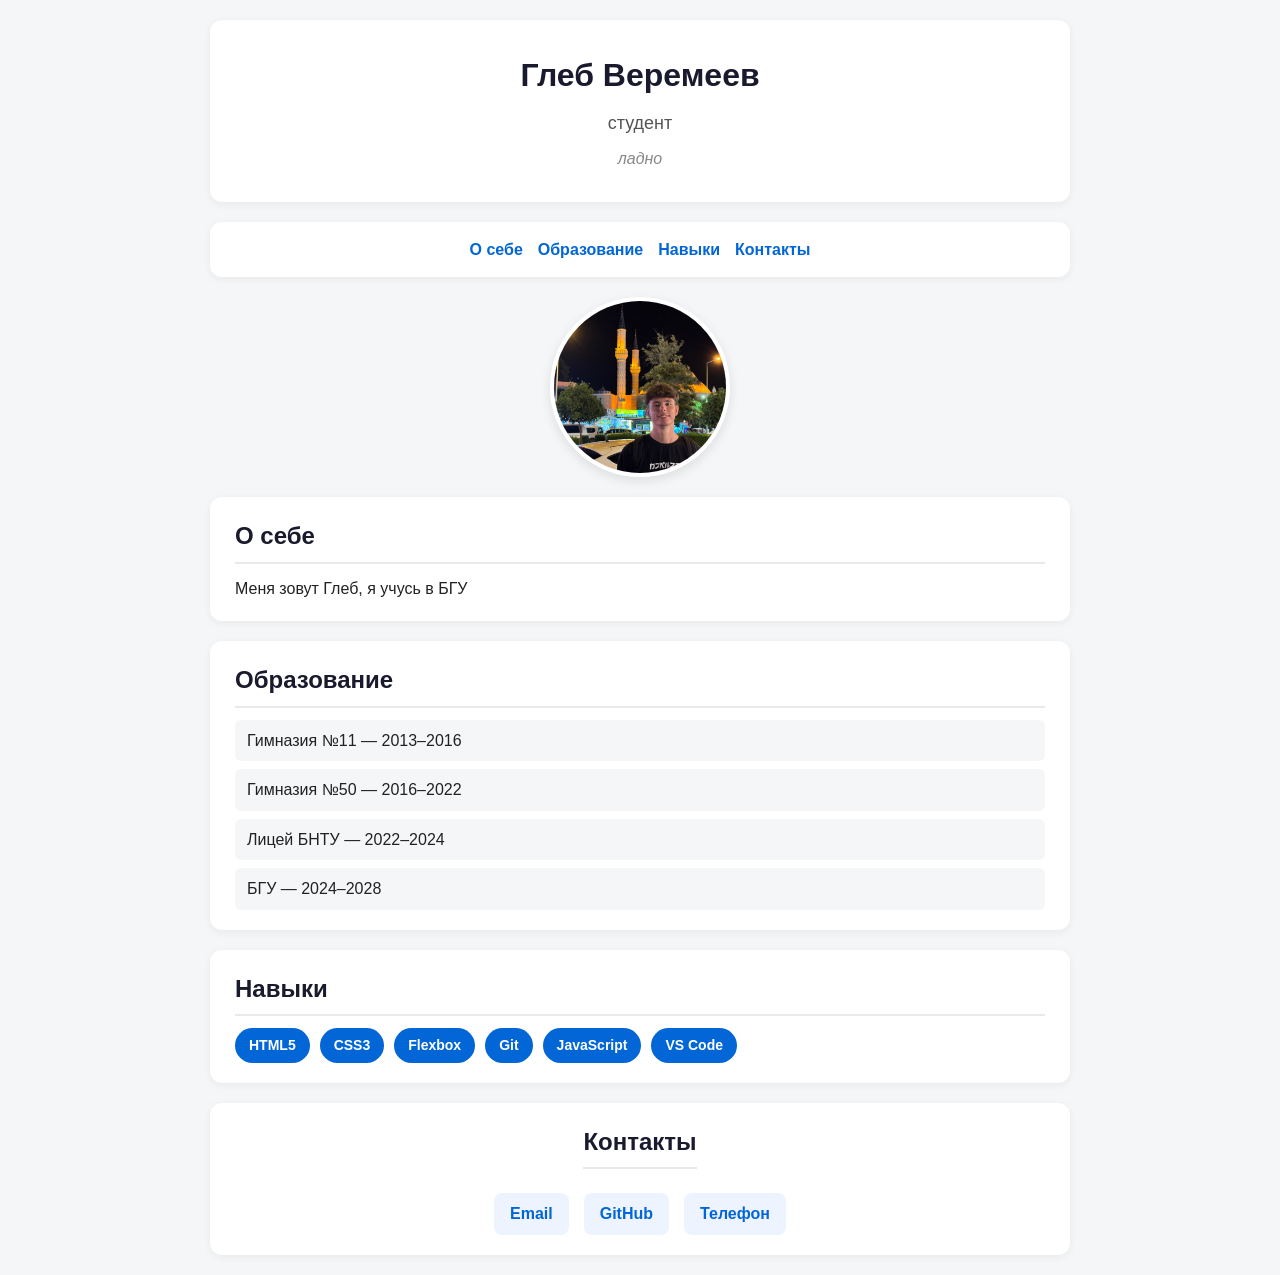
<file: task1/index.html>
<!DOCTYPE html>
<html lang="ru">
<head>
    <meta charset="utf-8">
    <meta name="viewport" content="width=device-width, initial-scale=1">
    <title>Резюме — Глеб Веремеев</title>
    <link rel="stylesheet" href="style.css">
</head>
<body>
    <header class="header">
        <h1>Глеб Веремеев</h1>
        <p class="subtitle">студент</p>
        <p class="slogan">ладно</p>
    </header>

    <nav class="nav">
        <a href="#about">О себе</a>
        <a href="#education">Образование</a>
        <a href="#skills">Навыки</a>
        <a href="#contacts">Контакты</a>
    </nav>

    <main class="main">
        <section class="avatar-section">
            <img
                class="avatar"
                src="avatar.jpg"
                alt="Аватар"
            >
        </section>

        <article class="about" id="about">
            <h2>О себе</h2>
            <p>Меня зовут Глеб, я учусь в БГУ</p>
        </article>

        <section class="education" id="education">
            <h2>Образование</h2>
            <ul>
                <li>Гимназия №11 — 2013–2016</li>
                <li>Гимназия №50 — 2016–2022</li>
                <li>Лицей БНТУ — 2022–2024</li>
                <li>БГУ — 2024–2028</li>
            </ul>
        </section>

        <section class="skills" id="skills">
            <h2>Навыки</h2>
            <div class="skills-list">
                <span class="skill">HTML5</span>
                <span class="skill">CSS3</span>
                <span class="skill">Flexbox</span>
                <span class="skill">Git</span>
                <span class="skill">JavaScript</span>
                <span class="skill">VS Code</span>
            </div>
        </section>
    </main>

    <footer class="footer" id="contacts">
        <h2>Контакты</h2>
        <div class="contacts-list">
            <a href="glebveremeev@gmail.com">Email</a>
            <a href="https://github.com/glebveremeev" target="_blank">GitHub</a>
            <a href="tel:+375293648144">Телефон</a>
        </div>
    </footer>
</body>
</html>
</file>
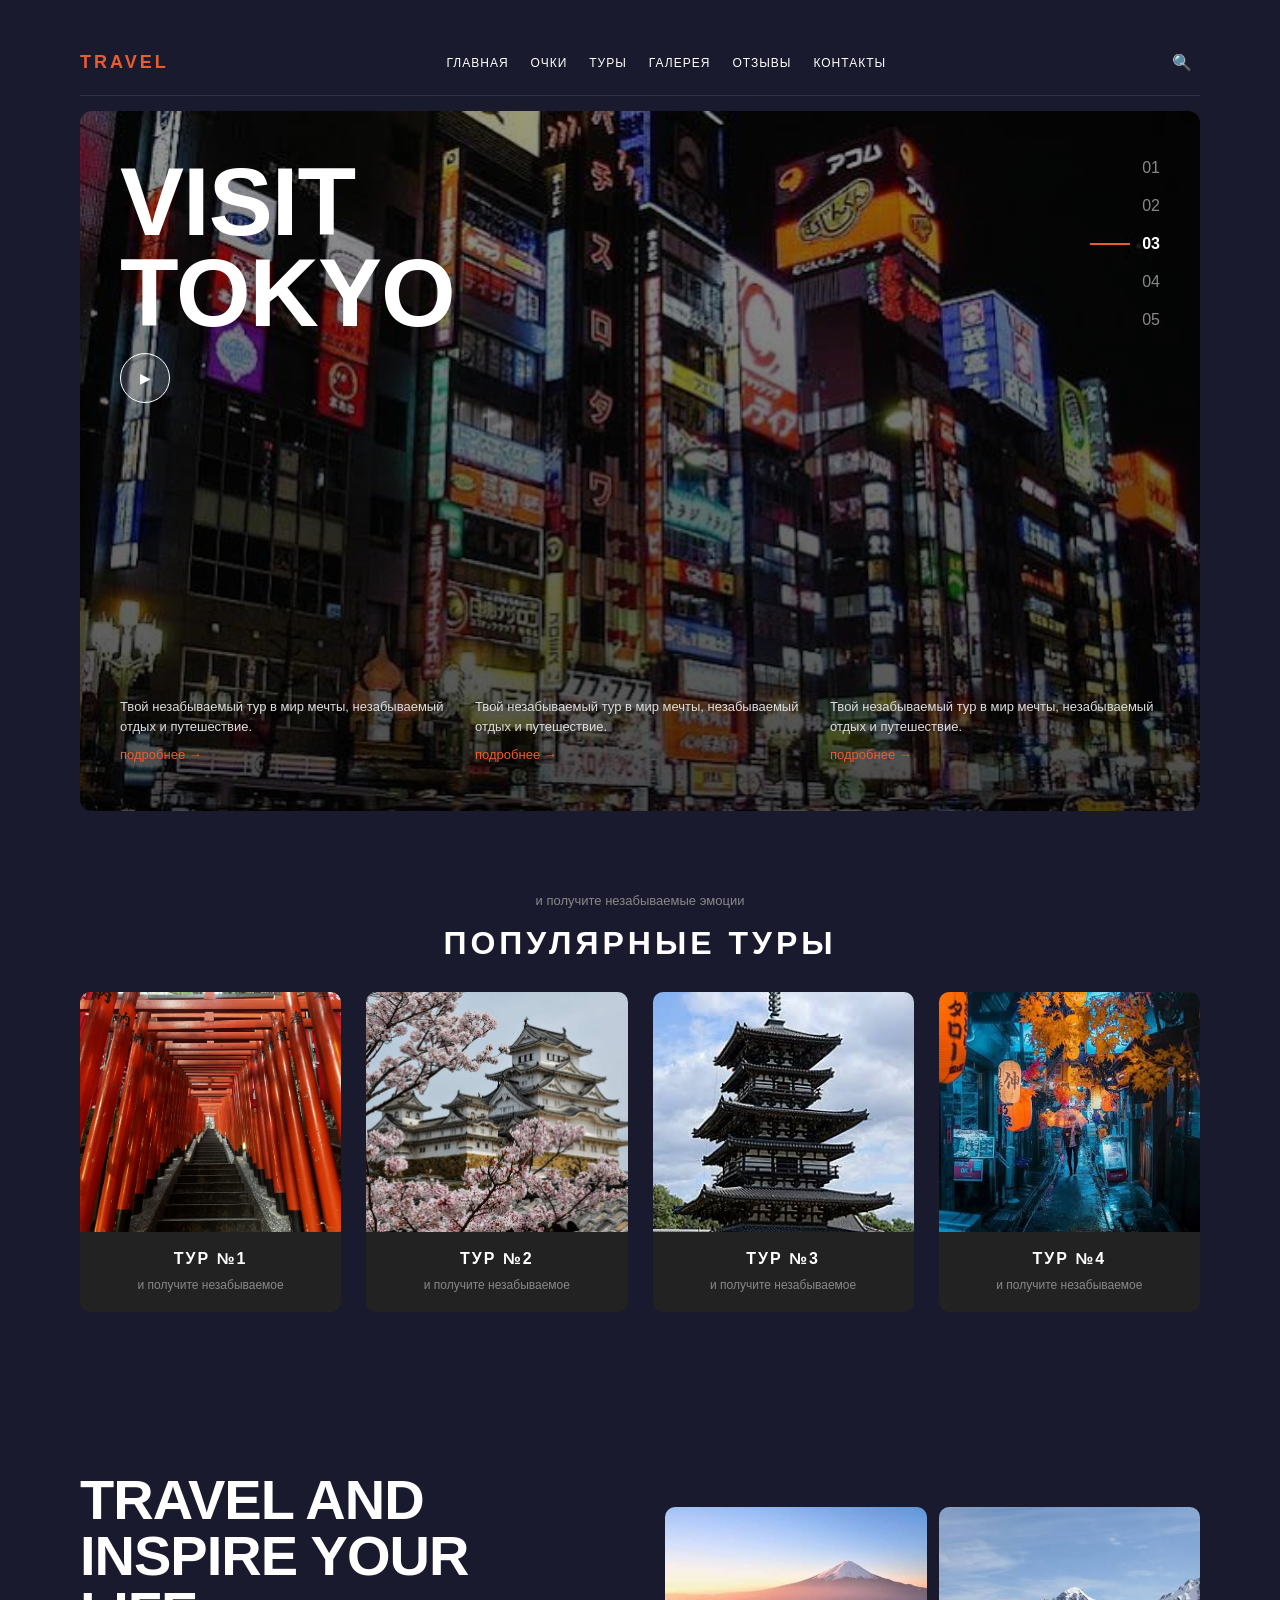
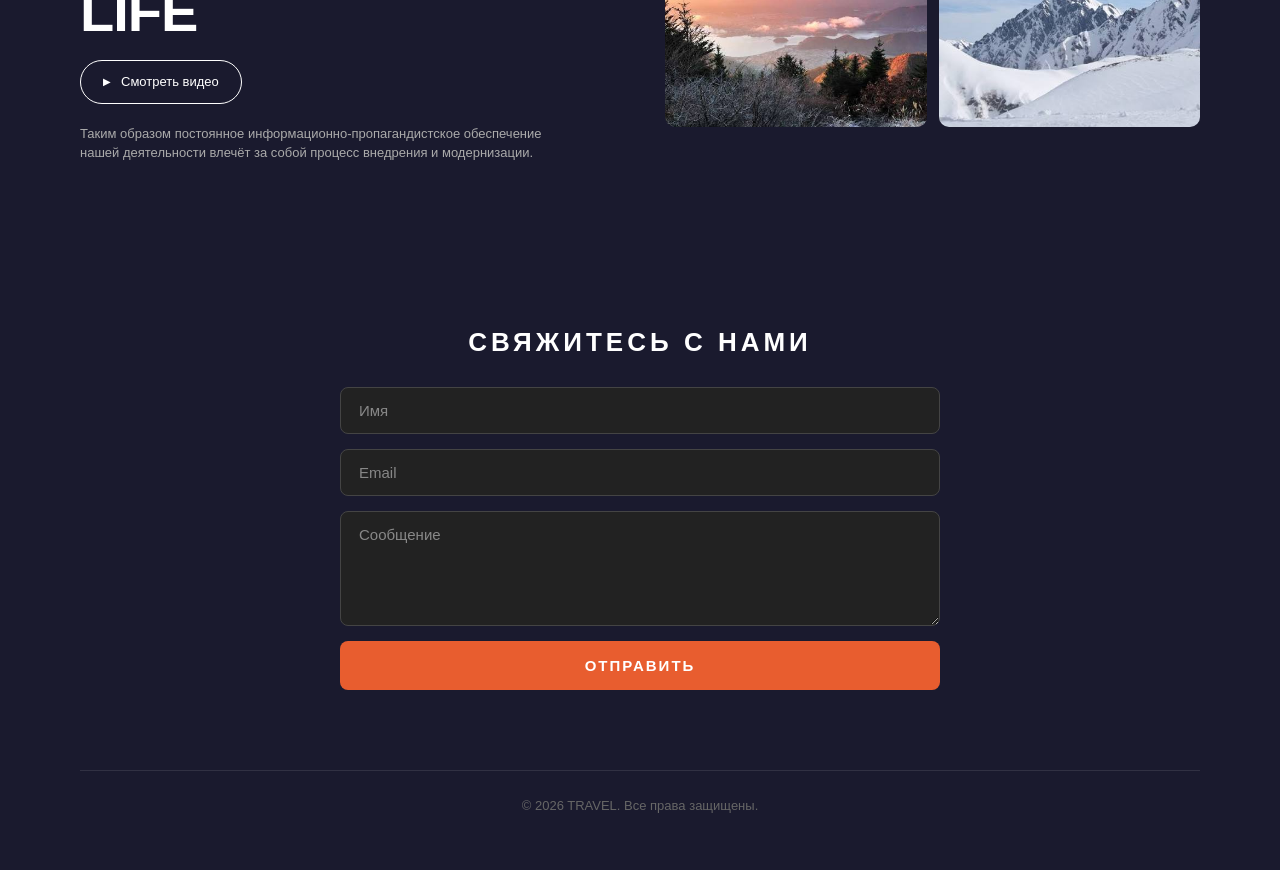
<file: task2/index.html>
<!DOCTYPE html>
<html lang="ru">
<head>
    <meta charset="utf-8">
    <meta name="viewport" content="width=device-width, initial-scale=1">
    <title>Travel — Visit Tokyo</title>
    <link rel="stylesheet" href="style.css">
</head>
<body>
    <div class="page">

        <!-- ============ ШАПКА ============ -->
        <header class="header">
            <a href="#" class="logo">TRAVEL</a>

            <nav class="nav">
                <a href="#hero">Главная</a>
                <a href="#">Очки</a>
                <a href="#tours">Туры</a>
                <a href="#">Галерея</a>
                <a href="#">Отзывы</a>
                <a href="#contact">Контакты</a>
            </nav>

            <button class="search-btn" aria-label="Поиск">🔍</button>
            <button class="burger" aria-label="Меню">☰</button>
        </header>

        <!-- ============ ГЕРОЙ ============ -->
        <section class="hero" id="hero">
            <div class="hero-content">
                <div class="hero-left">
                    <h1>VISIT<br>TOKYO</h1>
                    <button class="play-btn" aria-label="Смотреть видео">▶</button>
                </div>

                <ul class="hero-slider">
                    <li>01</li>
                    <li>02</li>
                    <li class="active">03</li>
                    <li>04</li>
                    <li>05</li>
                </ul>
            </div>

            <div class="hero-bottom">
                <article class="hero-card">
                    <p>Твой незабываемый тур в мир мечты, незабываемый отдых и путешествие.</p>
                    <a href="#" class="more">подробнее →</a>
                </article>
                <article class="hero-card">
                    <p>Твой незабываемый тур в мир мечты, незабываемый отдых и путешествие.</p>
                    <a href="#" class="more">подробнее →</a>
                </article>
                <article class="hero-card">
                    <p>Твой незабываемый тур в мир мечты, незабываемый отдых и путешествие.</p>
                    <a href="#" class="more">подробнее →</a>
                </article>
            </div>
        </section>

        <!-- ============ ПОПУЛЯРНЫЕ ТУРЫ ============ -->
        <section class="tours" id="tours">
            <p class="tours-sub">и получите незабываемые эмоции</p>
            <h2>ПОПУЛЯРНЫЕ ТУРЫ</h2>

            <div class="tours-grid">
                <article class="tour-card">
                    <img src="img/tour1.jpg" alt="Тур 1">
                    <h3>ТУР №1</h3>
                    <p>и получите незабываемое</p>
                </article>
                <article class="tour-card">
                    <img src="img/tour2.jpg" alt="Тур 2">
                    <h3>ТУР №2</h3>
                    <p>и получите незабываемое</p>
                </article>
                <article class="tour-card">
                    <img src="img/tour3.jpg" alt="Тур 3">
                    <h3>ТУР №3</h3>
                    <p>и получите незабываемое</p>
                </article>
                <article class="tour-card">
                    <img src="img/tour4.jpg" alt="Тур 4">
                    <h3>ТУР №4</h3>
                    <p>и получите незабываемое</p>
                </article>
            </div>
        </section>

        <!-- ============ TRAVEL AND INSPIRE ============ -->
        <section class="inspire">
            <div class="inspire-left">
                <h2>TRAVEL AND<br>INSPIRE YOUR<br>LIFE</h2>
                <button class="video-btn">
                    <span class="video-icon">▶</span>
                    Смотреть видео
                </button>
                <p>Таким образом постоянное информационно-пропагандистское обеспечение нашей деятельности влечёт за собой процесс внедрения и модернизации.</p>
            </div>

            <div class="inspire-right">
                <img src="img/inspire1.jpg" alt="Пейзаж 1">
                <img src="img/inspire2.jpg" alt="Пейзаж 2">
            </div>
        </section>

        <!-- ============ ФОРМА ОБРАТНОЙ СВЯЗИ ============ -->
        <section class="contact" id="contact">
            <h2>СВЯЖИТЕСЬ С НАМИ</h2>
            <form class="contact-form">
                <input type="text" name="name" placeholder="Имя" required>
                <input type="email" name="email" placeholder="Email" required>
                <textarea name="message" rows="5" placeholder="Сообщение" required></textarea>
                <button type="submit">Отправить</button>
            </form>
        </section>

        <!-- ============ ФУТЕР ============ -->
        <footer class="footer">
            <p>© 2026 TRAVEL. Все права защищены.</p>
        </footer>

    </div>
</body>
</html>
</file>
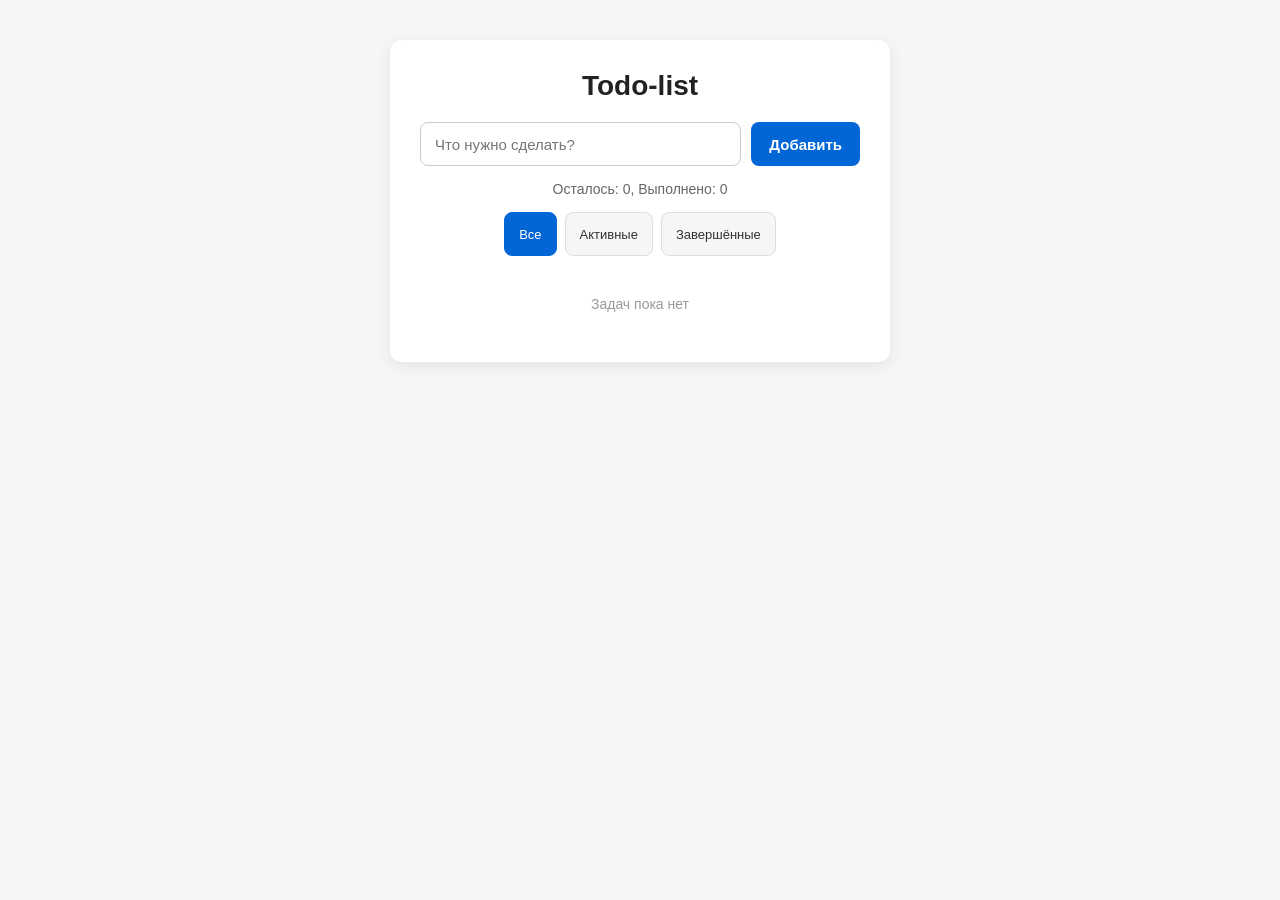
<file: task3/index.html>
<!DOCTYPE html>
<html lang="ru">
<head>
    <meta charset="utf-8">
    <meta name="viewport" content="width=device-width, initial-scale=1">
    <title>Todo-list</title>
    <link rel="stylesheet" href="style.css">
</head>
<body>
    <main class="app">
        <h1>Todo-list</h1>

        <!-- Форма добавления -->
        <form class="todo-form" id="todo-form">
            <input
                type="text"
                id="todo-input"
                class="todo-input"
                placeholder="Что нужно сделать?"
                autocomplete="off"
            >
            <button type="submit" class="todo-add">Добавить</button>
        </form>

        <!-- Счётчик -->
        <p class="todo-stats" id="todo-stats">
            Осталось: 0, Выполнено: 0
        </p>

        <!-- Фильтры -->
        <div class="todo-filters" id="todo-filters">
            <button class="filter-btn active" data-filter="all">Все</button>
            <button class="filter-btn" data-filter="active">Активные</button>
            <button class="filter-btn" data-filter="completed">Завершённые</button>
        </div>

        <!-- Список задач -->
        <ul class="todo-list" id="todo-list"></ul>
    </main>

    <script src="script.js" defer></script>
</body>
</html>
</file>
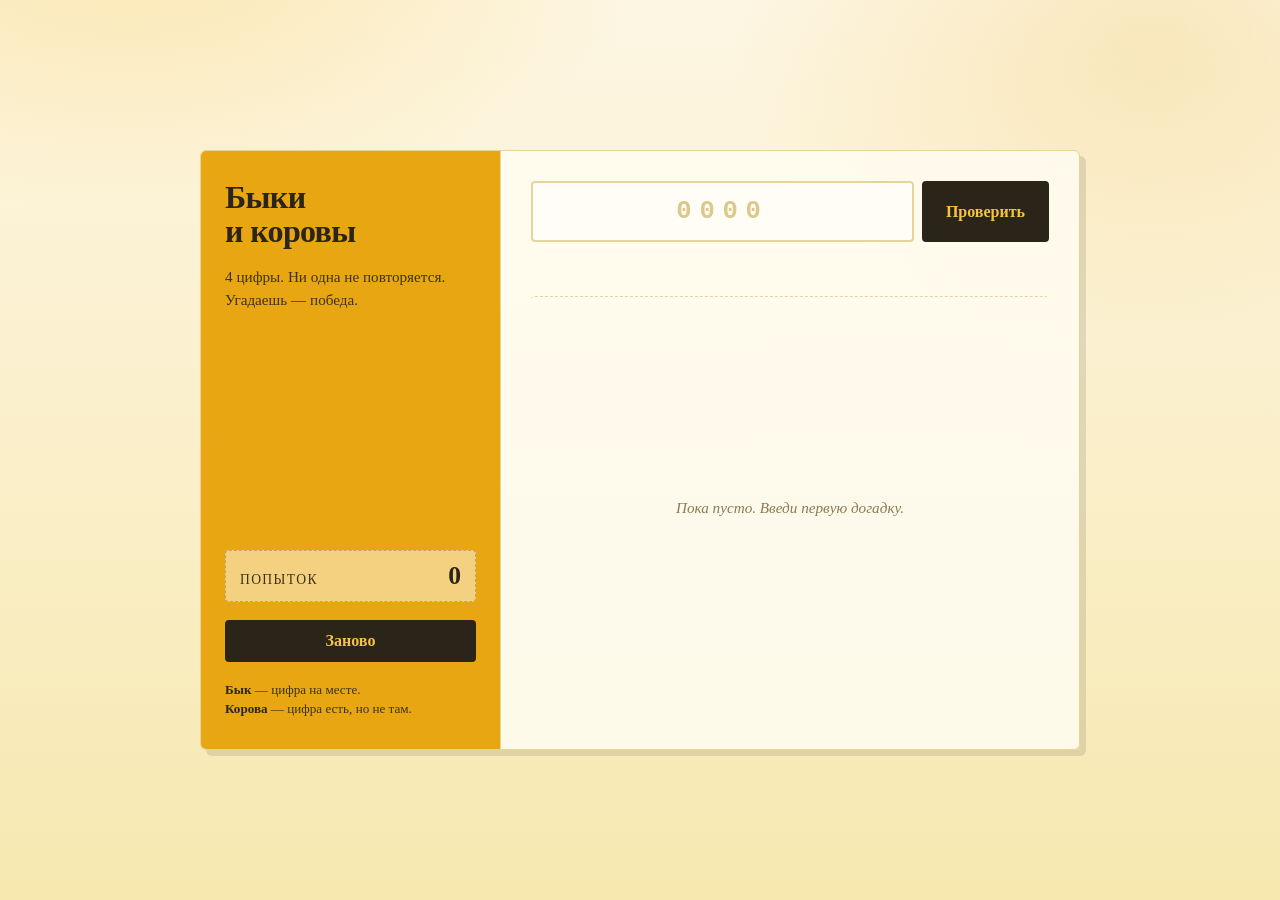
<file: task4/index.html>
<!DOCTYPE html>
<html lang="ru">

<head>
    <meta charset="utf-8">
    <meta name="viewport" content="width=device-width, initial-scale=1">
    <title>Быки и коровы</title>
    <link rel="stylesheet" href="style.css">
</head>

<body>

    <div class="app">
        <aside class="sidebar">
            <h1>Быки<br>и коровы</h1>
            <p class="rules">4 цифры. Ни одна не повторяется. Угадаешь — победа.</p>

            <div class="stats">
                <div class="stat">
                    <span class="stat-label">Попыток</span>
                    <span class="stat-value" id="attempts">0</span>
                </div>
            </div>

            <button id="new-game-btn" class="new-game">Заново</button>

            <p class="hint">
                <strong>Бык</strong> — цифра на месте.<br>
                <strong>Корова</strong> — цифра есть, но не там.
            </p>
        </aside>

        <main class="board">
            <div class="input-row">
                <input type="text" id="guess-input" placeholder="0000" maxlength="6" inputmode="numeric"
                    autocomplete="off">
                <button id="check-btn">Проверить</button>
            </div>

            <p id="message" class="message"></p>

            <div class="history-wrap">
                <ul id="history"></ul>
                <p class="empty-history">Пока пусто. Введи первую догадку.</p>
            </div>
        </main>
    </div>

    <script type="module" src="script.js"></script>
</body>

</html>
</file>
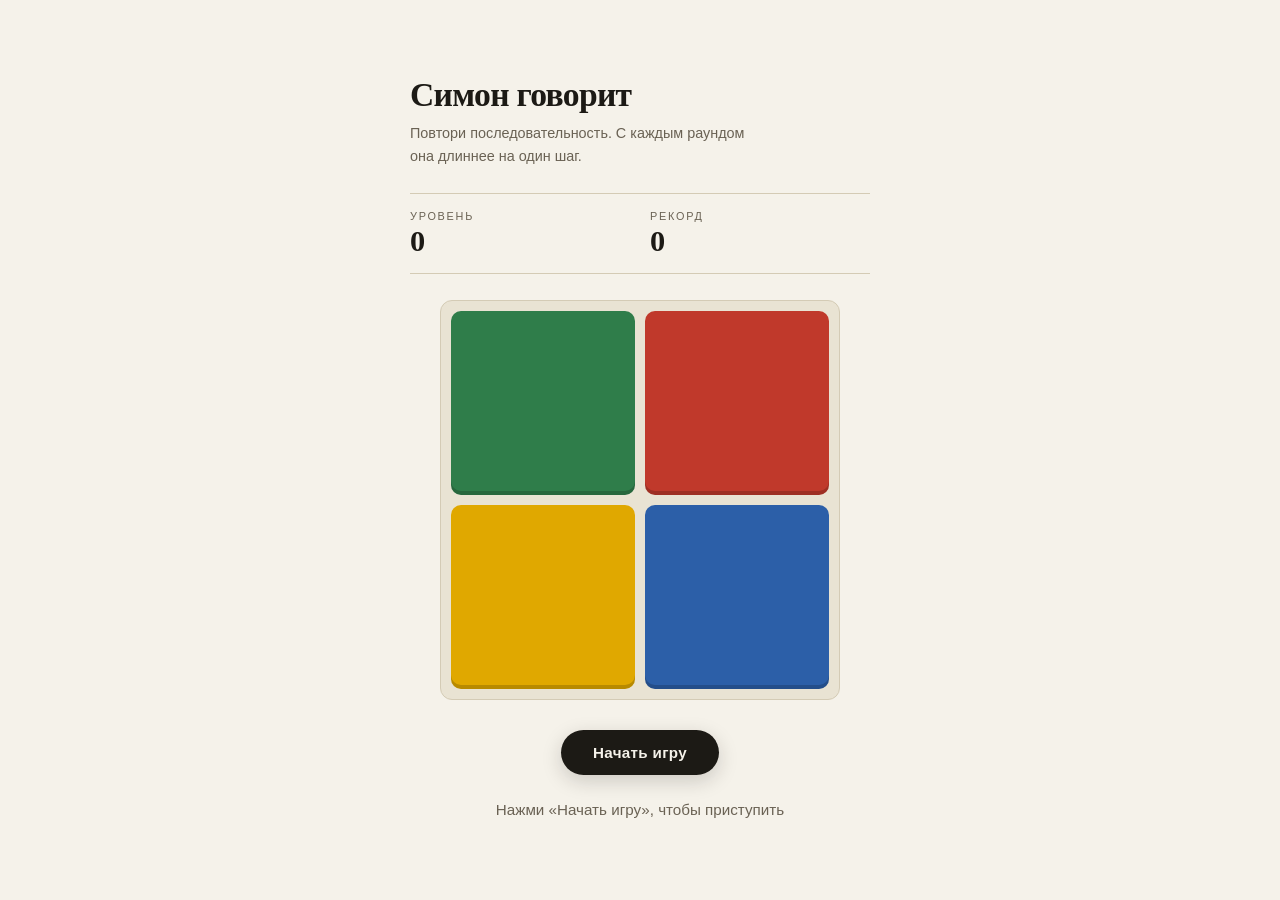
<file: task5/index.html>
<!DOCTYPE html>
<html lang="ru">

<head>
    <meta charset="utf-8">
    <meta name="viewport" content="width=device-width, initial-scale=1">
    <title>Симон говорит</title>
    <link rel="stylesheet" href="style.css">
</head>

<body>

    <div class="app">
        <header class="head">
            <h1>Симон говорит</h1>
            <p class="sub">Повтори последовательность. С каждым раундом она длиннее на один шаг.</p>
        </header>

        <div class="stats">
            <div class="stat">
                <span class="stat-label">Уровень</span>
                <span class="stat-value" id="level">0</span>
            </div>
            <div class="stat">
                <span class="stat-label">Рекорд</span>
                <span class="stat-value" id="best">0</span>
            </div>
        </div>

        <div class="board">
            <button class="pad pad-green" data-index="0" aria-label="Зелёный"></button>
            <button class="pad pad-red" data-index="1" aria-label="Красный"></button>
            <button class="pad pad-yellow" data-index="2" aria-label="Жёлтый"></button>
            <button class="pad pad-blue" data-index="3" aria-label="Синий"></button>
        </div>

        <div class="controls">
            <button id="start-btn" class="start-btn">Начать игру</button>
        </div>

        <p id="message" class="message">Нажми «Начать игру», чтобы приступить</p>
    </div>

    <script type="module" src="script.js"></script>
</body>

</html>
</file>
<file: task1/style.css>
* {
    box-sizing: border-box;
    margin: 0;
    padding: 0;
}

body {
    font-family: Arial, sans-serif;
    background: #f4f6f8;
    color: #222;
    line-height: 1.6;
    display: flex;
    flex-direction: column;
    gap: 20px;
    padding: 20px;
    max-width: 900px;
    margin: 0 auto;
}

/* Шапка */
.header {
    display: flex;
    flex-direction: column;
    align-items: center;
    gap: 8px;
    background: #fff;
    padding: 30px 20px;
    border-radius: 12px;
    box-shadow: 0 2px 8px rgba(0,0,0,0.06);
    text-align: center;
}

.header h1 {
    font-size: 32px;
    color: #1a1a2e;
}

.subtitle {
    color: #555;
    font-size: 18px;
}

.slogan {
    font-style: italic;
    color: #888;
}

/* Навигация */
.nav {
    display: flex;
    justify-content: center;
    flex-wrap: wrap;
    gap: 15px;
    background: #fff;
    padding: 15px;
    border-radius: 12px;
    box-shadow: 0 2px 8px rgba(0,0,0,0.06);
}

.nav a {
    color: #0366d6;
    text-decoration: none;
    font-weight: bold;
    transition: color 0.2s;
}

.nav a:hover {
    color: #024a9c;
    text-decoration: underline;
}

/* Основной блок */
.main {
    display: flex;
    flex-direction: column;
    gap: 20px;
}

/* Аватар */
.avatar-section {
    display: flex;
    justify-content: center;
}

.avatar {
    width: 180px;
    height: 180px;
    border-radius: 50%;
    object-fit: cover;
    border: 4px solid #fff;
    box-shadow: 0 4px 12px rgba(0,0,0,0.1);
}

/* Секции */
.about,
.education,
.skills,
.footer {
    background: #fff;
    padding: 20px 25px;
    border-radius: 12px;
    box-shadow: 0 2px 8px rgba(0,0,0,0.06);
}

h2 {
    margin-bottom: 12px;
    color: #1a1a2e;
    border-bottom: 2px solid #eaeaea;
    padding-bottom: 6px;
}

/* Образование */
.education ul {
    list-style: none;
    display: flex;
    flex-direction: column;
    gap: 8px;
}

.education li {
    padding: 8px 12px;
    background: #f4f6f8;
    border-radius: 6px;
}

/* Навыки */
.skills-list {
    display: flex;
    flex-wrap: wrap;
    gap: 10px;
}

.skill {
    display: inline-block;
    padding: 6px 14px;
    background: #0366d6;
    color: #fff;
    border-radius: 999px;
    font-size: 14px;
    font-weight: bold;
}

/* Контакты */
.footer {
    display: flex;
    flex-direction: column;
    align-items: center;
    gap: 12px;
    text-align: center;
}

.contacts-list {
    display: flex;
    flex-wrap: wrap;
    justify-content: center;
    gap: 15px;
}

.contacts-list a {
    color: #0366d6;
    text-decoration: none;
    font-weight: bold;
    padding: 8px 16px;
    background: #eef4ff;
    border-radius: 8px;
    transition: background 0.2s, color 0.2s;
}

.contacts-list a:hover {
    background: #0366d6;
    color: #fff;
    text-decoration: underline;
}
</file>
<file: task2/style.css>
/* ============================================================
   СБРОС И БАЗА
   ============================================================ */
* {
    box-sizing: border-box;
    margin: 0;
    padding: 0;
}

body {
    font-family: Arial, sans-serif;
    background: #1a1a2e;
    color: #ffffff;
    line-height: 1.5;
}

img {
    display: block;
    max-width: 100%;
}

a {
    color: inherit;
    text-decoration: none;
}

button {
    font-family: inherit;
    cursor: pointer;
}

ul {
    list-style: none;
}

/* ============================================================
   MOBILE FIRST — базовые стили для мобильного
   ============================================================ */

.page {
    display: grid;
    grid-template-columns: 1fr;
    max-width: 1200px;
    margin: 0 auto;
    padding: 15px;
}

/* ---------- Шапка ---------- */
.header {
    display: flex;
    justify-content: space-between;
    align-items: center;
    padding: 15px 0;
    border-bottom: 1px solid rgba(255, 255, 255, 0.1);
}

.logo {
    font-weight: 900;
    font-size: 18px;
    letter-spacing: 3px;
    color: #e85d2f;
}

.nav {
    display: none; /* на мобильном меню скрыто */
}

.search-btn {
    display: none; /* на мобильном поиск скрыт */
}

.burger {
    display: block;
    background: none;
    border: none;
    color: #fff;
    font-size: 26px;
    padding: 8px 12px;
    min-width: 44px;
    min-height: 44px;
}

/* ---------- Hero ---------- */
.hero {
    display: grid;
    grid-template-columns: 1fr;
    gap: 20px;
    min-height: 500px;
    margin-top: 15px;
    padding: 25px 20px;
    border-radius: 12px;
    background:
        linear-gradient(rgba(0, 0, 0, 0.4), rgba(0, 0, 0, 0.7)),
        url("img/hero.jpg") center/cover no-repeat;
}
.hero-content {
    display: flex;
    justify-content: space-between;
    align-items: flex-start;
    gap: 15px;
}

.hero h1 {
    font-size: 52px;
    line-height: 0.95;
    font-weight: 900;
    letter-spacing: -1px;
    text-transform: uppercase;
}

.play-btn {
    width: 50px;
    height: 50px;
    min-width: 44px;
    min-height: 44px;
    margin-top: 15px;
    border-radius: 50%;
    background: rgba(255, 255, 255, 0.15);
    border: 1px solid #fff;
    color: #fff;
    font-size: 14px;
    transition: background 0.2s, transform 0.2s;
}

.play-btn:hover {
    background: #e85d2f;
    transform: scale(1.1);
}

.hero-slider {
    display: none; /* на мобильном цифры скрыты */
}

.hero-bottom {
    display: flex;
    flex-direction: column;
    gap: 15px;
    align-self: end;
}

.hero-card p {
    font-size: 13px;
    color: #ddd;
    margin-bottom: 6px;
}

.more {
    display: inline-block;
    color: #e85d2f;
    font-size: 13px;
    transition: color 0.2s;
}

.more:hover {
    color: #fff;
}

/* ---------- Популярные туры ---------- */
.tours {
    padding: 40px 0;
    text-align: center;
}

.tours-sub {
    font-size: 13px;
    color: #888;
    margin-bottom: 8px;
}

.tours h2 {
    font-size: 22px;
    letter-spacing: 4px;
    font-weight: 900;
    margin-bottom: 25px;
    text-transform: uppercase;
}

.tours-grid {
    display: grid;
    grid-template-columns: 1fr;
    gap: 15px;
}

.tour-card {
    background: #222;
    border-radius: 10px;
    overflow: hidden;
    transition: transform 0.25s, box-shadow 0.25s;
}

.tour-card:hover {
    transform: translateY(-6px);
    box-shadow: 0 12px 28px rgba(232, 93, 47, 0.3);
}

.tour-card img {
    width: 100%;
    height: 240px;
    object-fit: cover;
}

.tour-card h3 {
    padding: 15px 15px 5px;
    font-size: 16px;
    letter-spacing: 2px;
    text-transform: uppercase;
}

.tour-card p {
    padding: 0 15px 18px;
    font-size: 12px;
    color: #888;
}

/* ---------- Inspire ---------- */
.inspire {
    display: grid;
    grid-template-columns: 1fr;
    gap: 25px;
    padding: 40px 0;
    align-items: center;
}

.inspire h2 {
    font-size: 34px;
    line-height: 1;
    font-weight: 900;
    text-transform: uppercase;
    margin-bottom: 20px;
    letter-spacing: -1px;
}

.video-btn {
    display: inline-flex;
    align-items: center;
    gap: 10px;
    padding: 12px 22px;
    min-height: 44px;
    margin-bottom: 20px;
    background: transparent;
    border: 1px solid #fff;
    color: #fff;
    border-radius: 30px;
    font-size: 13px;
    transition: background 0.2s, border-color 0.2s;
}

.video-btn:hover {
    background: #e85d2f;
    border-color: #e85d2f;
}

.video-icon {
    font-size: 10px;
}

.inspire p {
    font-size: 13px;
    color: #aaa;
    max-width: 500px;
}

.inspire-right {
    display: grid;
    grid-template-columns: 1fr;
    gap: 12px;
}

.inspire-right img {
    width: 100%;
    height: 180px;
    object-fit: cover;
    border-radius: 10px;
}

/* ---------- Форма ---------- */
.contact {
    padding: 40px 0;
    text-align: center;
}

.contact h2 {
    font-size: 22px;
    letter-spacing: 4px;
    font-weight: 900;
    text-transform: uppercase;
    margin-bottom: 25px;
}

.contact-form {
    display: flex;
    flex-direction: column;
    gap: 15px;
    max-width: 600px;
    margin: 0 auto;
}

.contact-form input,
.contact-form textarea {
    padding: 14px 18px;
    min-height: 44px;
    background: #222;
    border: 1px solid #444;
    border-radius: 8px;
    color: #fff;
    font-size: 15px;
    font-family: inherit;
    transition: border-color 0.2s, box-shadow 0.2s;
}

.contact-form input::placeholder,
.contact-form textarea::placeholder {
    color: #888;
}

.contact-form input:focus,
.contact-form textarea:focus {
    outline: none;
    border-color: #e85d2f;
    box-shadow: 0 0 0 3px rgba(232, 93, 47, 0.2);
}

.contact-form button {
    padding: 16px 24px;
    min-height: 44px;
    background: #e85d2f;
    color: #fff;
    border: none;
    border-radius: 8px;
    font-size: 15px;
    font-weight: bold;
    letter-spacing: 2px;
    text-transform: uppercase;
    transition: background 0.2s, transform 0.15s;
}

.contact-form button:hover {
    background: #c94a20;
    transform: scale(1.02);
}

/* ---------- Футер ---------- */
.footer {
    text-align: center;
    padding: 25px 0;
    border-top: 1px solid rgba(255, 255, 255, 0.1);
    font-size: 13px;
    color: #666;
}

/* ============================================================
   ПЛАНШЕТ: min-width 768px
   ============================================================ */
@media (min-width: 768px) {
    .page {
        padding: 25px;
    }

    /* Показываем меню, прячем бургер */
    .nav {
        display: flex;
        gap: 22px;
        font-size: 12px;
        letter-spacing: 1px;
        text-transform: uppercase;
    }

    .nav a {
        transition: color 0.2s;
    }

    .nav a:hover {
        color: #e85d2f;
    }

    .search-btn {
        display: block;
        background: none;
        border: none;
        color: #fff;
        font-size: 16px;
        padding: 8px;
    }

    .burger {
        display: none;
    }

    .hero {
        min-height: 600px;
        padding: 35px 30px;
    }

    .hero h1 {
        font-size: 72px;
    }

    /* Показываем цифры 01–05 */
    .hero-slider {
        display: flex;
        flex-direction: column;
        gap: 10px;
        font-size: 14px;
        color: #888;
        text-align: right;
    }

    .hero-slider .active {
        color: #fff;
        font-weight: bold;
        display: flex;
        align-items: center;
        justify-content: flex-end;
        gap: 12px;
    }

    .hero-slider .active::before {
        content: "";
        width: 40px;
        height: 2px;
        background: #e85d2f;
    }

    /* 3 текстовых блока в ряд */
    .hero-bottom {
        flex-direction: row;
        gap: 25px;
    }

    .hero-card {
        flex: 1;
    }

    .tours {
        padding: 60px 0;
    }

    .tours h2 {
        font-size: 28px;
    }

    /* Туры: 2 колонки */
    .tours-grid {
        grid-template-columns: 1fr 1fr;
        gap: 20px;
    }

    .inspire {
        grid-template-columns: 1fr 1fr;
        gap: 35px;
        padding: 60px 0;
    }

    .inspire h2 {
        font-size: 46px;
    }

    .inspire-right {
        grid-template-columns: 1fr 1fr;
    }

    .contact {
        padding: 60px 0;
    }

    .contact h2 {
        font-size: 26px;
    }
}

/* ============================================================
   ДЕСКТОП: min-width 1200px
   ============================================================ */
@media (min-width: 1200px) {
    .page {
        padding: 30px 40px;
    }

    .hero {
        min-height: 700px;
        padding: 45px 40px;
    }

    .hero h1 {
        font-size: 96px;
    }

    .hero-slider {
        font-size: 16px;
        gap: 14px;
    }

    .tours {
        padding: 80px 0;
    }

    .tours h2 {
        font-size: 32px;
    }

    /* Туры: 4 колонки */
    .tours-grid {
        grid-template-columns: repeat(4, 1fr);
        gap: 25px;
    }

    .inspire {
        padding: 80px 0;
        gap: 50px;
    }

    .inspire h2 {
        font-size: 56px;
    }

    .inspire-right img {
        height: 220px;
    }

    .contact {
        padding: 80px 0;
    }
}
</file>
<file: task3/style.css>
* {
    box-sizing: border-box;
    margin: 0;
    padding: 0;
}

body {
    font-family: Arial, sans-serif;
    background: #f4f6f8;
    color: #222;
    min-height: 100vh;
    display: flex;
    justify-content: center;
    align-items: flex-start;
    padding: 40px 20px;
}

.app {
    width: 100%;
    max-width: 500px;
    background: #fff;
    border-radius: 12px;
    padding: 30px;
    box-shadow: 0 4px 16px rgba(0,0,0,0.08);
}

h1 {
    font-size: 28px;
    margin-bottom: 20px;
    text-align: center;
}

/* Форма */
.todo-form {
    display: flex;
    gap: 10px;
    margin-bottom: 15px;
}

.todo-input {
    flex: 1;
    padding: 12px 14px;
    min-height: 44px;
    border: 1px solid #ccc;
    border-radius: 8px;
    font-size: 15px;
    font-family: inherit;
    transition: border-color 0.2s, box-shadow 0.2s;
}

.todo-input:focus {
    outline: none;
    border-color: #0366d6;
    box-shadow: 0 0 0 3px rgba(3,102,214,0.15);
}

.todo-add {
    padding: 12px 18px;
    min-height: 44px;
    background: #0366d6;
    color: #fff;
    border: none;
    border-radius: 8px;
    font-size: 15px;
    font-weight: bold;
    cursor: pointer;
    transition: background 0.2s;
}

.todo-add:hover {
    background: #024a9c;
}

/* Счётчик */
.todo-stats {
    font-size: 14px;
    color: #666;
    margin-bottom: 15px;
    text-align: center;
}

/* Фильтры */
.todo-filters {
    display: flex;
    gap: 8px;
    margin-bottom: 20px;
    justify-content: center;
    flex-wrap: wrap;
}

.filter-btn {
    padding: 8px 14px;
    min-height: 44px;
    background: #f4f6f8;
    color: #333;
    border: 1px solid #ddd;
    border-radius: 8px;
    font-size: 13px;
    cursor: pointer;
    transition: background 0.2s, color 0.2s, border-color 0.2s;
}

.filter-btn:hover {
    background: #e6ecf3;
}

.filter-btn.active {
    background: #0366d6;
    color: #fff;
    border-color: #0366d6;
}

/* Список */
.todo-list {
    list-style: none;
    display: flex;
    flex-direction: column;
    gap: 10px;
}

.todo-item {
    display: flex;
    align-items: center;
    gap: 12px;
    padding: 12px 14px;
    background: #f9fafb;
    border-radius: 8px;
    border: 1px solid #eee;
    transition: background 0.2s;
}

.todo-item:hover {
    background: #f1f5f9;
}

/* Чекбокс */
.todo-checkbox {
    width: 20px;
    height: 20px;
    cursor: pointer;
    flex-shrink: 0;
}

/* Текст задачи */
.todo-text {
    flex: 1;
    font-size: 15px;
    word-break: break-word;
    transition: color 0.2s;
}

/* Выполненная задача */
.todo-item.completed .todo-text {
    text-decoration: line-through;
    opacity: 0.6;
}

/* Кнопка удалить */
.todo-delete {
    padding: 6px 10px;
    min-width: 44px;
    min-height: 44px;
    background: transparent;
    color: #c0392b;
    border: 1px solid transparent;
    border-radius: 6px;
    font-size: 18px;
    cursor: pointer;
    transition: background 0.2s, color 0.2s;
    display: flex;
    align-items: center;
    justify-content: center;
}

.todo-delete:hover {
    background: #fee;
    color: #a52a1f;
}

/* Пустое состояние */
.todo-empty {
    text-align: center;
    color: #999;
    font-size: 14px;
    padding: 20px;
}
</file>
<file: task4/style.css>
* {
    box-sizing: border-box;
    margin: 0;
    padding: 0;
}

:root {
    --bg: #fdf6e3;
    --bg-2: #f7e8b0;
    --text: #2b2418;
    --muted: #8a7a55;
    --accent: #e8a712;
    --accent-2: #f5c542;
    --danger: #c0392b;
    --success: #4a8c3a;
    --cow: #d97706;
    --border: #e6d59a;
    --card: rgba(255, 252, 240, 0.9);
}

body {
    font-family: "Georgia", "Times New Roman", serif;
    background:
        radial-gradient(900px 500px at 10% -10%, rgba(245, 197, 66, 0.35), transparent 60%),
        radial-gradient(700px 500px at 90% 5%, rgba(232, 167, 18, 0.18), transparent 60%),
        linear-gradient(180deg, var(--bg) 0%, var(--bg-2) 100%);
    color: var(--text);
    min-height: 100vh;
    display: flex;
    justify-content: center;
    align-items: center;
    padding: 40px 20px;
}

.app {
    width: 100%;
    max-width: 880px;
    height: 600px;
    display: grid;
    grid-template-columns: 300px 1fr;
    background: var(--card);
    border: 1px solid var(--border);
    border-radius: 6px;
    box-shadow: 6px 6px 0 rgba(43, 36, 24, 0.12);
    overflow: hidden;
}

.sidebar {
    background: #e8a712;
    color: #2b2418;
    padding: 30px 24px;
    display: flex;
    flex-direction: column;
    gap: 18px;
    border-right: 1px solid var(--border);
}

h1 {
    font-size: 2rem;
    font-weight: 700;
    line-height: 1.05;
    letter-spacing: -0.02em;
}

.rules {
    font-size: 0.95rem;
    line-height: 1.5;
    color: #3d3218;
}

.stats {
    display: flex;
    flex-direction: column;
    gap: 10px;
    margin-top: auto;
}

.stat {
    display: flex;
    justify-content: space-between;
    align-items: baseline;
    padding: 10px 14px;
    background: rgba(255, 252, 240, 0.5);
    border: 1px dashed rgba(43, 36, 24, 0.25);
    border-radius: 4px;
}

.stat-label {
    font-size: 0.85rem;
    text-transform: uppercase;
    letter-spacing: 0.1em;
    color: #3d3218;
}

.stat-value {
    font-size: 1.6rem;
    font-weight: 700;
}

.new-game {
    padding: 12px 18px;
    background: #2b2418;
    color: #f5c542;
    border: none;
    border-radius: 4px;
    font-size: 1rem;
    font-weight: 700;
    cursor: pointer;
    font-family: inherit;
    transition: transform 0.15s ease, background 0.15s ease;
}

.new-game:hover {
    transform: translate(-1px, -1px);
    background: #3d3218;
}

.new-game:active {
    transform: translate(1px, 1px);
}

.hint {
    font-size: 0.82rem;
    line-height: 1.5;
    color: #3d3218;
}

.hint strong {
    color: #2b2418;
}

.board {
    padding: 30px;
    display: flex;
    flex-direction: column;
    gap: 16px;
    overflow: visible;
    min-width: 0;
}

.input-row {
    display: flex;
    gap: 8px;
    width: 100%;
}

.input-row input {
    flex: 1 1 auto;
    min-width: 0;
    padding: 14px 18px;
    background: #fffdf5;
    border: 2px solid var(--border);
    border-radius: 4px;
    color: var(--text);
    font-size: 1.6rem;
    font-weight: 700;
    letter-spacing: 0.3em;
    text-align: center;
    min-height: 56px;
    font-family: "Courier New", monospace;
    transition: border-color 0.15s ease, background 0.15s ease;
}

.input-row input::placeholder {
    color: #d9c98a;
    letter-spacing: 0.3em;
}

.input-row input:focus {
    outline: none;
    border-color: var(--accent);
    background: #fffef9;
}

.input-row input:disabled {
    background: #f0e9d0;
    color: var(--muted);
}

.input-row button {
    flex: 0 0 auto;
    white-space: nowrap;
    padding: 14px 24px;
    background: #2b2418;
    color: #f5c542;
    border: none;
    border-radius: 4px;
    font-size: 1rem;
    font-weight: 700;
    cursor: pointer;
    min-height: 56px;
    font-family: inherit;
    transition: transform 0.15s ease, background 0.15s ease;
}

.input-row button:hover {
    transform: translate(-1px, -1px);
    background: #3d3218;
}

.input-row button:active {
    transform: translate(1px, 1px);
}

.input-row button:disabled {
    opacity: 0.4;
    cursor: not-allowed;
    transform: none;
}

.message {
    min-height: 22px;
    font-weight: 700;
    font-size: 1rem;
    text-align: center;
}

.message.error {
    color: var(--danger);
}

.message.win {
    color: var(--success);
    font-size: 1.15rem;
}

.history-wrap {
    flex: 1;
    overflow-y: auto;
    position: relative;
    border-radius: 4px;
    min-height: 0;
    border-top: 1px dashed var(--border);
    padding-top: 14px;
}

.history-wrap::-webkit-scrollbar {
    width: 6px;
}

.history-wrap::-webkit-scrollbar-thumb {
    background: var(--border);
    border-radius: 3px;
}

.history-wrap::-webkit-scrollbar-thumb:hover {
    background: var(--accent);
}

#history {
    list-style: none;
    display: flex;
    flex-direction: column;
    gap: 6px;
    padding-right: 6px;
}

#history li {
    padding: 12px 16px;
    background: #fffdf5;
    border: 1px solid var(--border);
    border-radius: 4px;
    font-size: 1rem;
    display: flex;
    justify-content: space-between;
    align-items: center;
    gap: 12px;
}

#history li .guess {
    font-weight: 700;
    font-size: 1.15rem;
    letter-spacing: 0.2em;
    color: var(--text);
    font-family: "Courier New", monospace;
}

#history li .result {
    color: var(--muted);
    font-size: 0.9rem;
    text-align: right;
    white-space: nowrap;
}

#history li .bulls {
    color: var(--success);
    font-weight: 700;
}

#history li .cows {
    color: var(--cow);
    font-weight: 700;
}

.empty-history {
    position: absolute;
    inset: 0;
    display: flex;
    justify-content: center;
    align-items: center;
    color: var(--muted);
    font-size: 0.95rem;
    pointer-events: none;
    font-style: italic;
}

@media (max-width: 720px) {
    body {
        padding: 16px;
        align-items: flex-start;
    }

    .app {
        grid-template-columns: 1fr;
        height: auto;
        max-height: none;
        width: 100%;
    }

    .sidebar {
        padding: 22px;
        gap: 14px;
        border-right: none;
        border-bottom: 1px solid var(--border);
    }

    h1 {
        font-size: 1.5rem;
    }

    .stats {
        margin-top: 0;
    }

    .board {
        padding: 20px;
        min-height: 420px;
        overflow: visible;
    }

    .input-row {
        flex-wrap: wrap;
        gap: 8px;
    }

    .input-row input {
        flex: 1 1 100%;
        font-size: 1.3rem;
        min-height: 52px;
    }

    .input-row button {
        flex: 1 1 100%;
        width: 100%;
        min-height: 52px;
    }

    .history-wrap {
        max-height: 240px;
    }
}
</file>
<file: task5/style.css>
* {
    box-sizing: border-box;
    margin: 0;
    padding: 0;
}

:root {
    --paper: #f5f2ea;
    --paper-2: #e9e3d3;
    --ink: #1c1a15;
    --ink-soft: #6a6254;
    --line: #d4cbb5;

    --pad-green: #2f7d4a;
    --pad-red: #c0392b;
    --pad-yellow: #e0a800;
    --pad-blue: #2c5fa8;

    --green-lit: #4ade80;
    --red-lit: #ff5c4d;
    --yellow-lit: #ffd23f;
    --blue-lit: #60a5fa;
}

html,
body {
    height: 100%;
}

body {
    font-family: "Inter", -apple-system, BlinkMacSystemFont, "Segoe UI", Roboto, sans-serif;
    background: var(--paper);
    color: var(--ink);
    min-height: 100vh;
    display: flex;
    justify-content: center;
    align-items: center;
    padding: 40px 20px;
    -webkit-font-smoothing: antialiased;
}

.app {
    width: 100%;
    max-width: 460px;
    display: flex;
    flex-direction: column;
    gap: 26px;
}

.head {
    display: flex;
    flex-direction: column;
    gap: 8px;
}

h1 {
    font-family: "Georgia", "Times New Roman", serif;
    font-size: 2.1rem;
    font-weight: 700;
    letter-spacing: -0.02em;
    color: var(--ink);
    line-height: 1.1;
}

.sub {
    font-size: 0.9rem;
    color: var(--ink-soft);
    line-height: 1.55;
    max-width: 42ch;
}

.stats {
    display: grid;
    grid-template-columns: 1fr 1fr;
    gap: 20px;
    border-top: 1px solid var(--line);
    border-bottom: 1px solid var(--line);
    padding: 16px 0;
}

.stat {
    display: flex;
    flex-direction: column;
    gap: 4px;
}

.stat-label {
    font-size: 0.68rem;
    text-transform: uppercase;
    letter-spacing: 0.16em;
    color: var(--ink-soft);
    font-weight: 500;
}

.stat-value {
    font-family: "Georgia", serif;
    font-size: 1.9rem;
    font-weight: 700;
    font-variant-numeric: tabular-nums;
    line-height: 1;
    color: var(--ink);
}

.board {
    position: relative;
    display: grid;
    grid-template-columns: 1fr 1fr;
    grid-template-rows: 1fr 1fr;
    gap: 10px;
    aspect-ratio: 1 / 1;
    width: 100%;
    max-width: 400px;
    margin: 0 auto;
    padding: 10px;
    background: var(--paper-2);
    border-radius: 12px;
    border: 1px solid var(--line);
}

.pad {
    border: none;
    cursor: pointer;
    border-radius: 10px;
    position: relative;
    transition:
        background 0.12s ease,
        transform 0.1s ease,
        box-shadow 0.15s ease;
    -webkit-tap-highlight-color: transparent;
    outline: none;
    box-shadow: inset 0 -4px 0 rgba(0, 0, 0, 0.18);
}

.pad-green {
    background: var(--pad-green);
}

.pad-red {
    background: var(--pad-red);
}

.pad-yellow {
    background: var(--pad-yellow);
}

.pad-blue {
    background: var(--pad-blue);
}

.pad.active {
    transform: scale(0.96);
    box-shadow:
        inset 0 0 0 3px rgba(255, 255, 255, 0.35),
        0 0 32px 4px currentColor,
        inset 0 -4px 0 rgba(0, 0, 0, 0.18);
}

.pad-green.active {
    background: var(--green-lit);
    color: var(--green-lit);
}

.pad-red.active {
    background: var(--red-lit);
    color: var(--red-lit);
}

.pad-yellow.active {
    background: var(--yellow-lit);
    color: var(--yellow-lit);
}

.pad-blue.active {
    background: var(--blue-lit);
    color: var(--blue-lit);
}

.pad:disabled {
    cursor: default;
    opacity: 0.4;
    filter: saturate(0.5) brightness(0.7);
}

.controls {
    display: flex;
    justify-content: center;
    margin-top: 4px;
}

.start-btn {
    padding: 14px 32px;
    border: none;
    border-radius: 999px;
    background: var(--ink);
    color: var(--paper);
    font-family: "Inter", sans-serif;
    font-size: 0.95rem;
    font-weight: 600;
    letter-spacing: 0.02em;
    cursor: pointer;
    transition: background 0.2s ease, transform 0.12s ease, box-shadow 0.2s ease;
    box-shadow: 0 6px 20px rgba(26, 24, 20, 0.18);
}

.start-btn:hover:not(:disabled) {
    background: #2c2a23;
    transform: translateY(-2px);
    box-shadow: 0 10px 26px rgba(26, 24, 20, 0.25);
}

.start-btn:active:not(:disabled) {
    transform: translateY(0);
    box-shadow: 0 4px 12px rgba(26, 24, 20, 0.2);
}

.start-btn:disabled {
    background: var(--ink-soft);
    cursor: not-allowed;
    box-shadow: none;
    opacity: 0.75;
}

.message {
    text-align: center;
    font-size: 0.95rem;
    color: var(--ink-soft);
    min-height: 22px;
    font-weight: 500;
    transition: color 0.2s ease;
}

.message.error {
    color: var(--pad-red);
    font-weight: 600;
}

.message.win {
    color: var(--pad-green);
    font-weight: 600;
}

@media (max-width: 480px) {
    body {
        padding: 24px 14px;
        align-items: flex-start;
    }

    h1 {
        font-size: 1.7rem;
    }

    .stat-value {
        font-size: 1.5rem;
    }

    .board {
        gap: 8px;
        padding: 8px;
    }

    .start-btn {
        width: 100%;
        padding: 14px 20px;
    }
}
</file>
